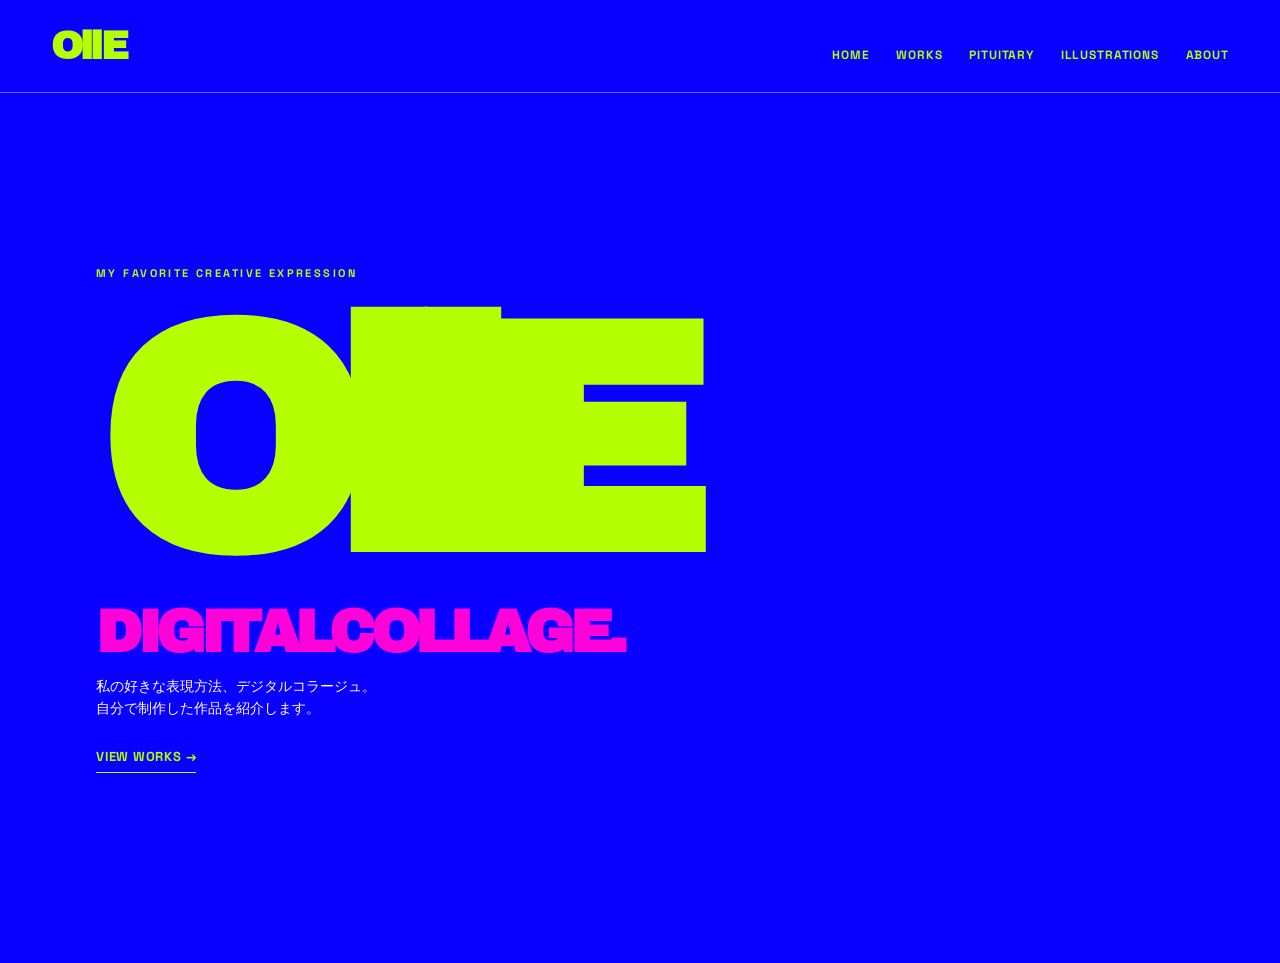
<file: index.html>
<!doctype html><html lang="ja"><head><meta charset="UTF-8"><meta name="viewport" content="width=device-width,initial-scale=1"><title>Digital Collage | Home</title><link rel="stylesheet" href="style.css"></head><body><header><div class="logo">OllE</div><nav><a href="index.html">HOME</a><a href="works.html">WORKS</a><a href="pituitary.html">PITUITARY</a><a href="illustrations.html">ILLUSTRATIONS</a><a href="about.html">ABOUT</a></nav></header><main><section class="hero"><div class="eyebrow">MY FAVORITE CREATIVE EXPRESSION</div><div class="artist-name">OllE</div><h1>DIGITAL<br>COLLAGE.</h1><p class="intro">私の好きな表現方法、デジタルコラージュ。<br>自分で制作した作品を紹介します。</p><a class="action" href="works.html">VIEW WORKS →</a></section></main><script src="site.js" defer></script></body></html>
</file>
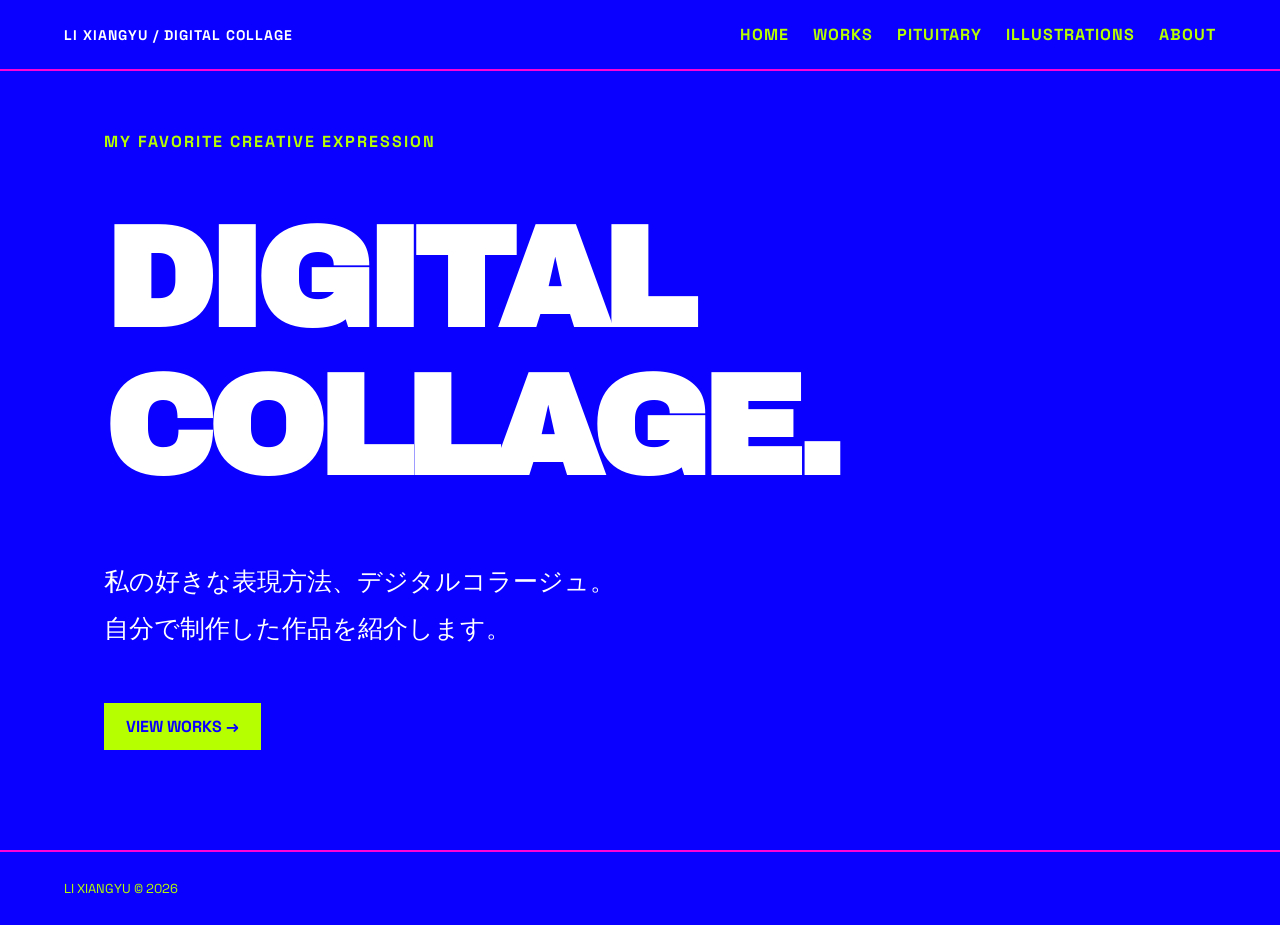
<file: i2624084 LI XIANGYU/index.html>
<!doctype html>
<html lang="ja">
  <head>
    <meta charset="UTF-8" />
    <meta name="viewport" content="width=device-width,initial-scale=1" />
    <title>Digital Collage | Home</title>
    <link rel="stylesheet" href="style.css" />
  </head>
  <body>
    <header>
      <div class="logo">LI XIANGYU / DIGITAL COLLAGE</div>
      <nav>
        <a href="index.html">HOME</a>
        <a href="works.html">WORKS</a>
        <a href="pituitary.html">PITUITARY</a>
        <a href="illustrations.html">ILLUSTRATIONS</a>
        <a href="about.html">ABOUT</a>
      </nav>
    </header>
    <main>
      <section class="hero">
        <div class="eyebrow">MY FAVORITE CREATIVE EXPRESSION</div>
        <h1>
          DIGITAL
          <br />
          COLLAGE.
        </h1>
        <p class="intro">
          私の好きな表現方法、デジタルコラージュ。
          <br />
          自分で制作した作品を紹介します。
        </p>
        <a class="action" href="works.html">VIEW WORKS →</a>
      </section>
    </main>
    <footer>LI XIANGYU © 2026</footer>
  </body>
</html>
</file>
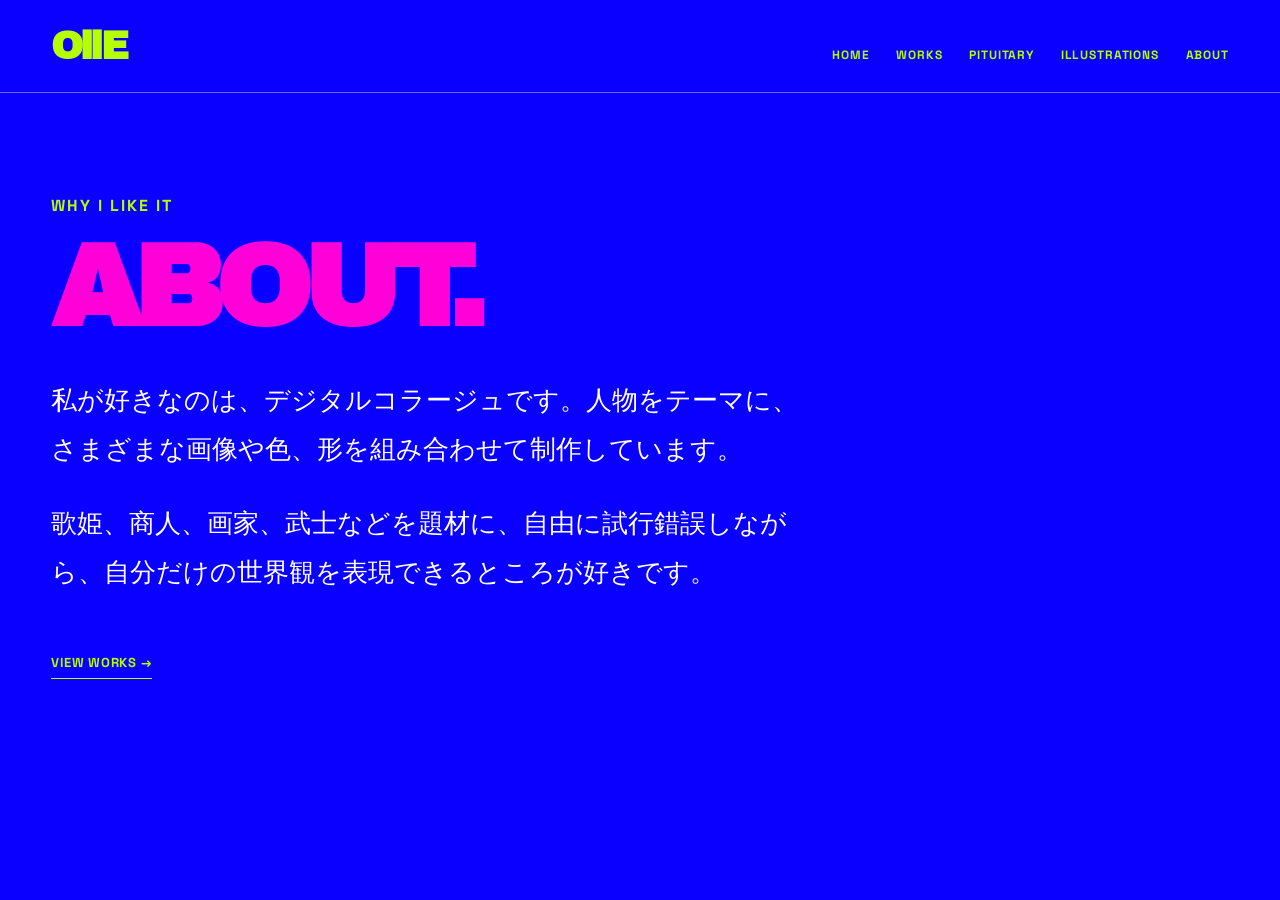
<file: about.html>
<!doctype html><html lang="ja"><head><meta charset="UTF-8"><meta name="viewport" content="width=device-width,initial-scale=1"><title>Digital Collage | About</title><link rel="stylesheet" href="style.css"></head><body><header><div class="logo">OllE</div><nav><a href="index.html">HOME</a><a href="works.html">WORKS</a><a href="pituitary.html">PITUITARY</a><a href="illustrations.html">ILLUSTRATIONS</a><a href="about.html">ABOUT</a></nav></header><main><div class="eyebrow">WHY I LIKE IT</div><h2>ABOUT.</h2><p class="statement">私が好きなのは、デジタルコラージュです。人物をテーマに、さまざまな画像や色、形を組み合わせて制作しています。</p><p class="statement">歌姫、商人、画家、武士などを題材に、自由に試行錯誤しながら、自分だけの世界観を表現できるところが好きです。</p><a class="action" href="works.html">VIEW WORKS →</a></main><script src="site.js" defer></script></body></html>
</file>
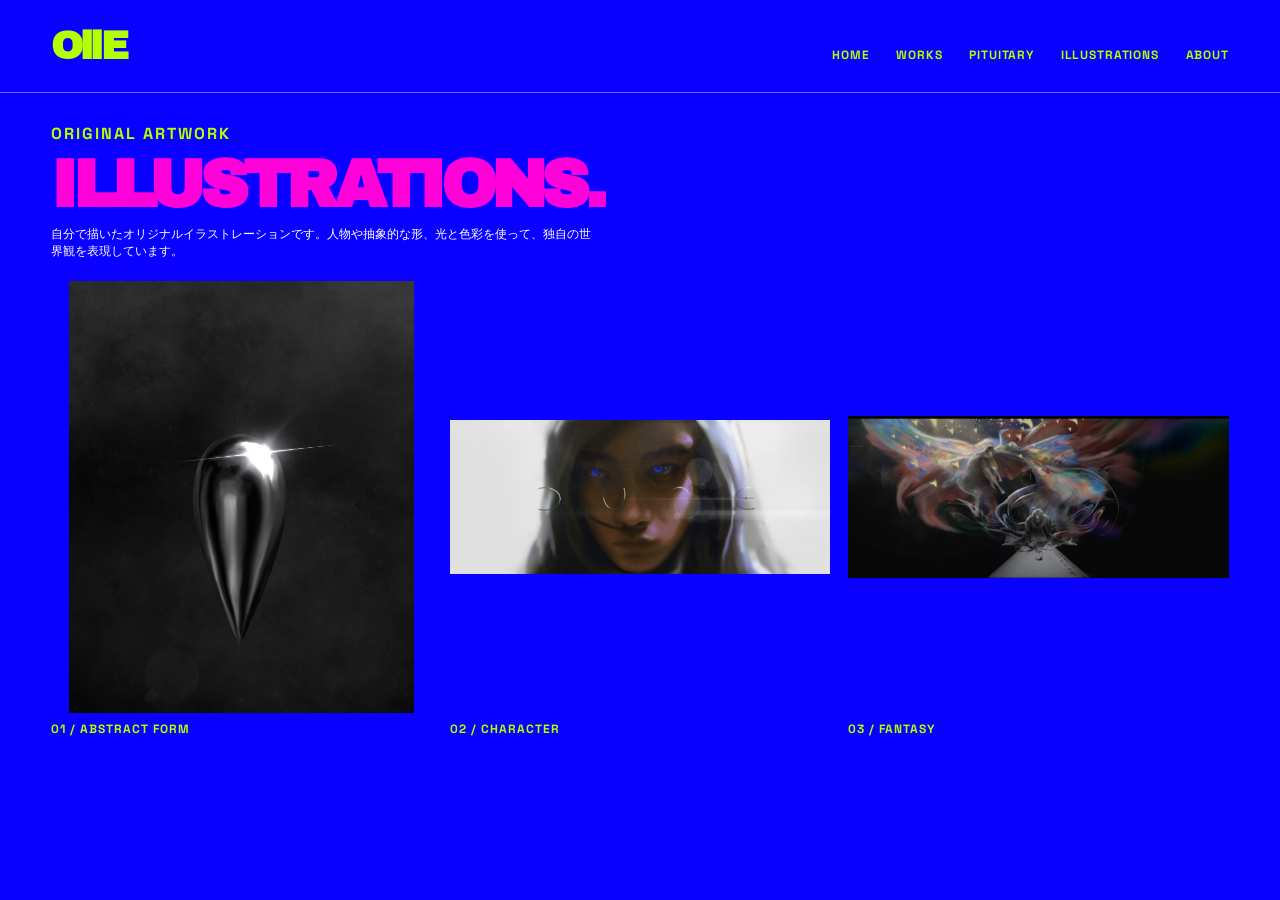
<file: illustrations.html>
<!doctype html><html lang="ja"><head><meta charset="UTF-8"><meta name="viewport" content="width=device-width,initial-scale=1"><title>Digital Collage | Illustrations</title><link rel="stylesheet" href="style.css"></head><body><header><div class="logo">OllE</div><nav><a href="index.html">HOME</a><a href="works.html">WORKS</a><a href="pituitary.html">PITUITARY</a><a href="illustrations.html">ILLUSTRATIONS</a><a href="about.html">ABOUT</a></nav></header><main><div class="eyebrow">ORIGINAL ARTWORK</div><h2>ILLUSTRATIONS.</h2><p>自分で描いたオリジナルイラストレーションです。人物や抽象的な形、光と色彩を使って、独自の世界観を表現しています。</p><div class="illustration-gallery"><figure><img src="illustration1.jpg" alt="黒い背景と光沢のある抽象的な形のイラスト"><figcaption>01 / ABSTRACT FORM</figcaption></figure><figure><img src="illustration2.jpg" alt="青い目の人物を描いたイラスト"><figcaption>02 / CHARACTER</figcaption></figure><figure><img src="illustration3.jpg" alt="幻想的な色彩と人物を描いたイラスト"><figcaption>03 / FANTASY</figcaption></figure></div></main><script src="site.js" defer></script></body></html>
</file>
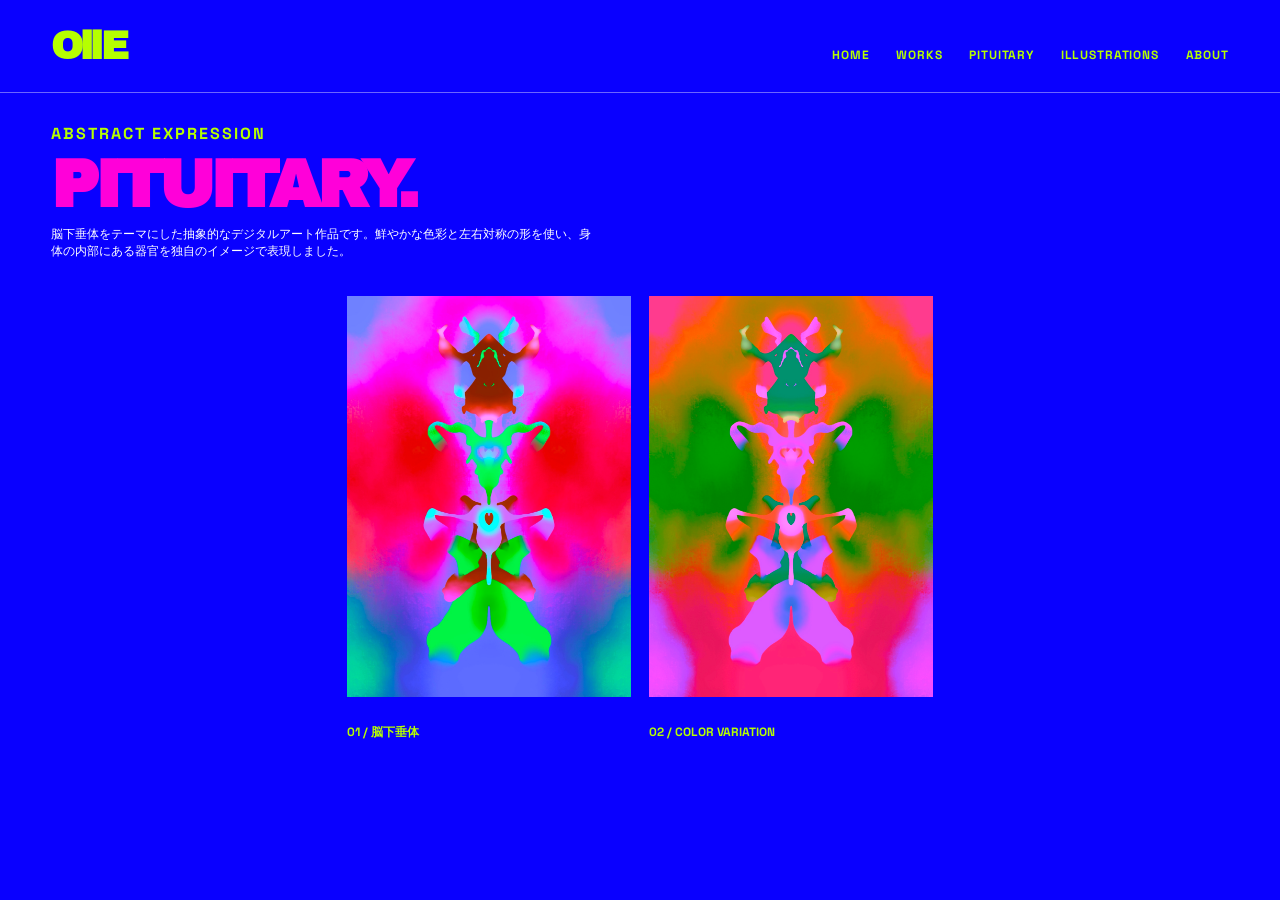
<file: pituitary.html>
<!doctype html><html lang="ja"><head><meta charset="UTF-8"><meta name="viewport" content="width=device-width,initial-scale=1"><title>Digital Collage | Pituitary</title><link rel="stylesheet" href="style.css"></head><body><header><div class="logo">OllE</div><nav><a href="index.html">HOME</a><a href="works.html">WORKS</a><a href="pituitary.html">PITUITARY</a><a href="illustrations.html">ILLUSTRATIONS</a><a href="about.html">ABOUT</a></nav></header><main><div class="eyebrow">ABSTRACT EXPRESSION</div><h2>PITUITARY.</h2><p>脳下垂体をテーマにした抽象的なデジタルアート作品です。鮮やかな色彩と左右対称の形を使い、身体の内部にある器官を独自のイメージで表現しました。</p><div class="gallery"><div class="work"><img src="pituitary1.jpg" alt="脳下垂体をテーマにした抽象作品 01"><p>01 / 脳下垂体</p></div><div class="work"><img src="pituitary2.jpg" alt="脳下垂体をテーマにした抽象作品 02"><p>02 / COLOR VARIATION</p></div></div></main><script src="site.js" defer></script></body></html>
</file>
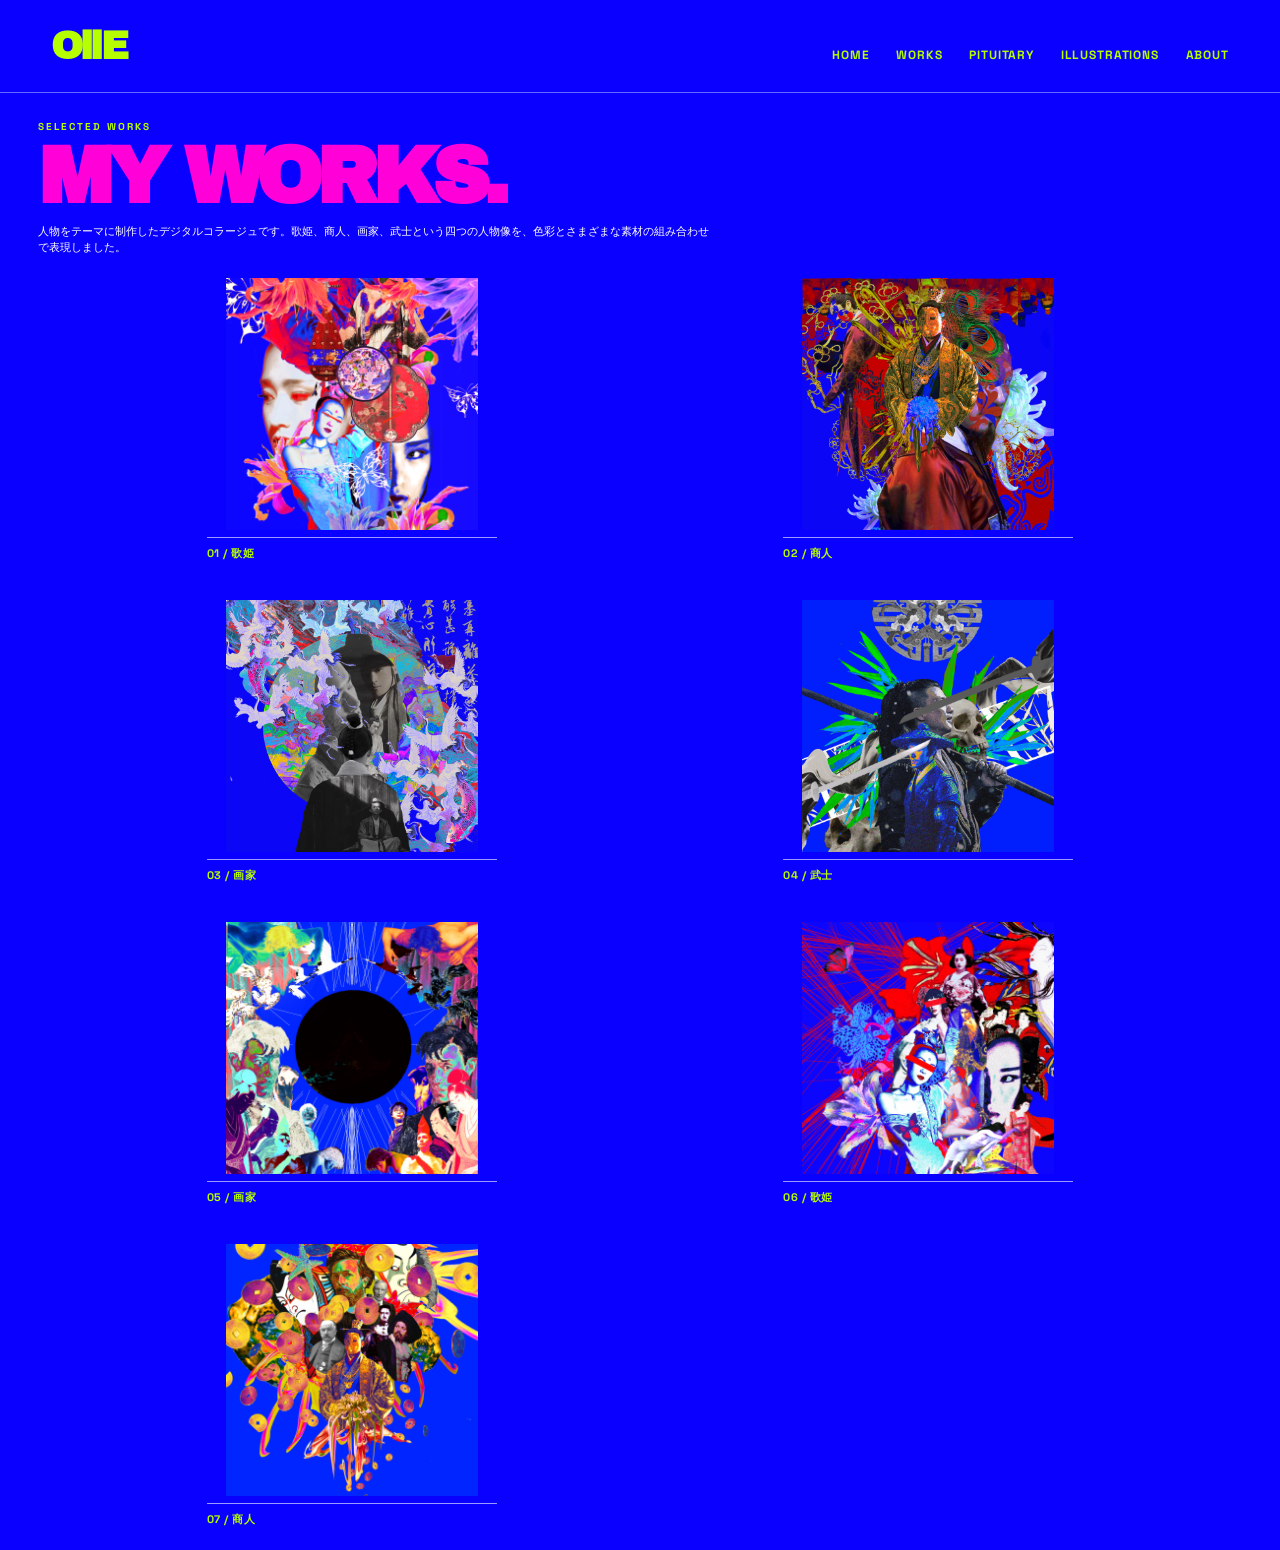
<file: works.html>
<!doctype html><html lang="ja"><head><meta charset="UTF-8"><meta name="viewport" content="width=device-width,initial-scale=1"><title>Digital Collage | Works</title><link rel="stylesheet" href="style.css"></head><body><header><div class="logo">OllE</div><nav><a href="index.html">HOME</a><a href="works.html">WORKS</a><a href="pituitary.html">PITUITARY</a><a href="illustrations.html">ILLUSTRATIONS</a><a href="about.html">ABOUT</a></nav></header><main><div class="eyebrow">SELECTED WORKS</div><h2>MY WORKS.</h2><p>人物をテーマに制作したデジタルコラージュです。歌姫、商人、画家、武士という四つの人物像を、色彩とさまざまな素材の組み合わせで表現しました。</p><div class="gallery"><div class="work"><img src="work1.jpg" alt="デジタルコラージュ作品 01"><p>01 / 歌姫</p></div><div class="work"><img src="work2.jpg" alt="デジタルコラージュ作品 02"><p>02 / 商人</p></div><div class="work"><img src="work3.jpg" alt="画家をテーマにした人物コラージュ"><p>03 / 画家</p></div><div class="work"><img src="work4.jpg" alt="武士をテーマにした人物コラージュ"><p>04 / 武士</p></div><div class="work"><img src="work5_painter.jpg" alt="画家をテーマにしたデジタルコラージュ"><p>05 / 画家</p></div><div class="work"><img src="work6_singer.jpg" alt="歌姫をテーマにしたデジタルコラージュ"><p>06 / 歌姫</p></div><div class="work"><img src="work7_merchant.jpg" alt="商人をテーマにしたデジタルコラージュ"><p>07 / 商人</p></div></div></main><script src="site.js" defer></script></body></html>
</file>
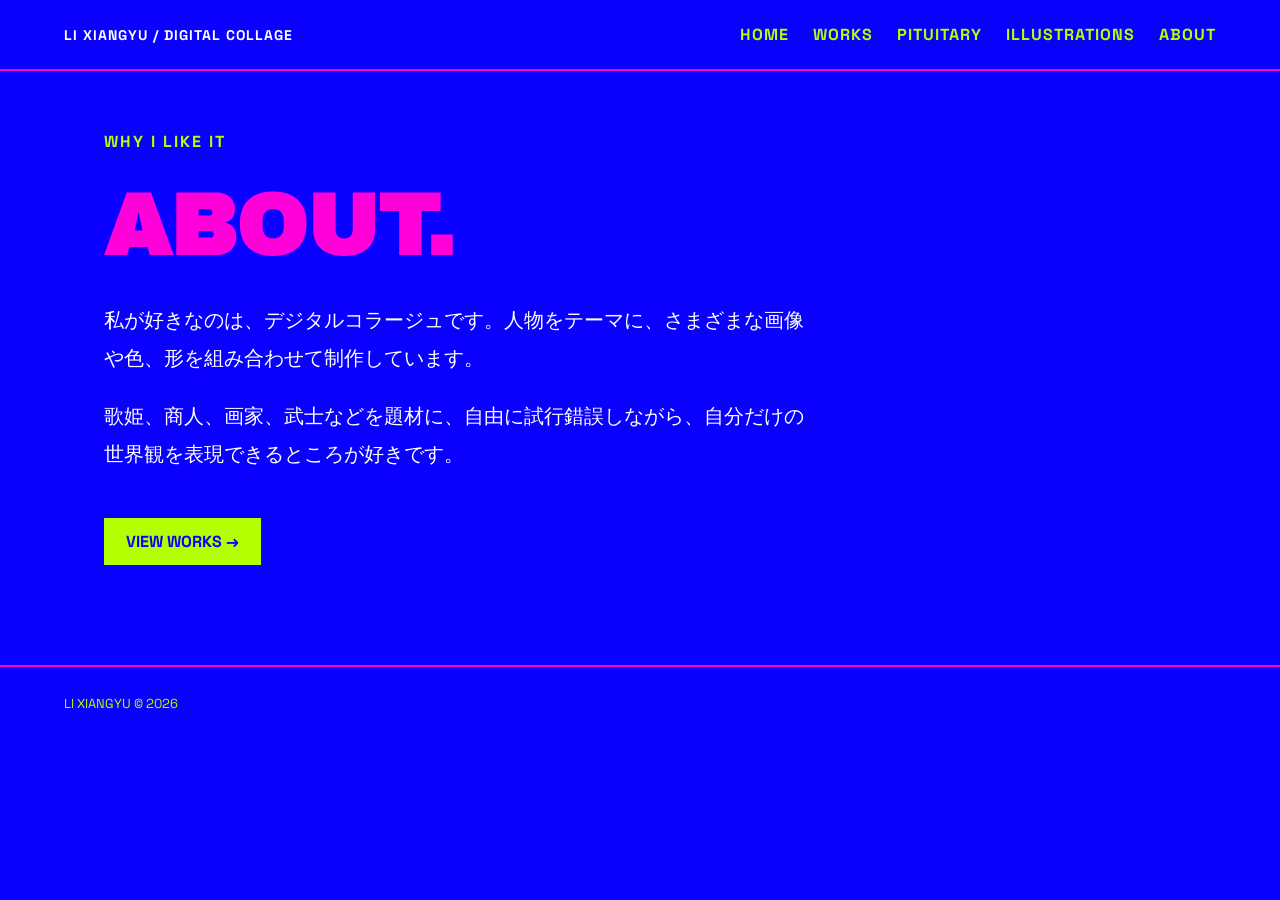
<file: i2624084 LI XIANGYU/about.html>
<!doctype html>
<html lang="ja">
  <head>
    <meta charset="UTF-8" />
    <meta name="viewport" content="width=device-width,initial-scale=1" />
    <title>Digital Collage | About</title>
    <link rel="stylesheet" href="style.css" />
  </head>
  <body>
    <header>
      <div class="logo">LI XIANGYU / DIGITAL COLLAGE</div>
      <nav>
        <a href="index.html">HOME</a>
        <a href="works.html">WORKS</a>
        <a href="pituitary.html">PITUITARY</a>
        <a href="illustrations.html">ILLUSTRATIONS</a>
        <a href="about.html">ABOUT</a>
      </nav>
    </header>
    <main>
      <div class="eyebrow">WHY I LIKE IT</div>
      <h2>ABOUT.</h2>
      <p class="statement">
        私が好きなのは、デジタルコラージュです。人物をテーマに、さまざまな画像や色、形を組み合わせて制作しています。
      </p>
      <p class="statement">
        歌姫、商人、画家、武士などを題材に、自由に試行錯誤しながら、自分だけの世界観を表現できるところが好きです。
      </p>
      <a class="action" href="works.html">VIEW WORKS →</a>
    </main>
    <footer>LI XIANGYU © 2026</footer>
  </body>
</html>
</file>
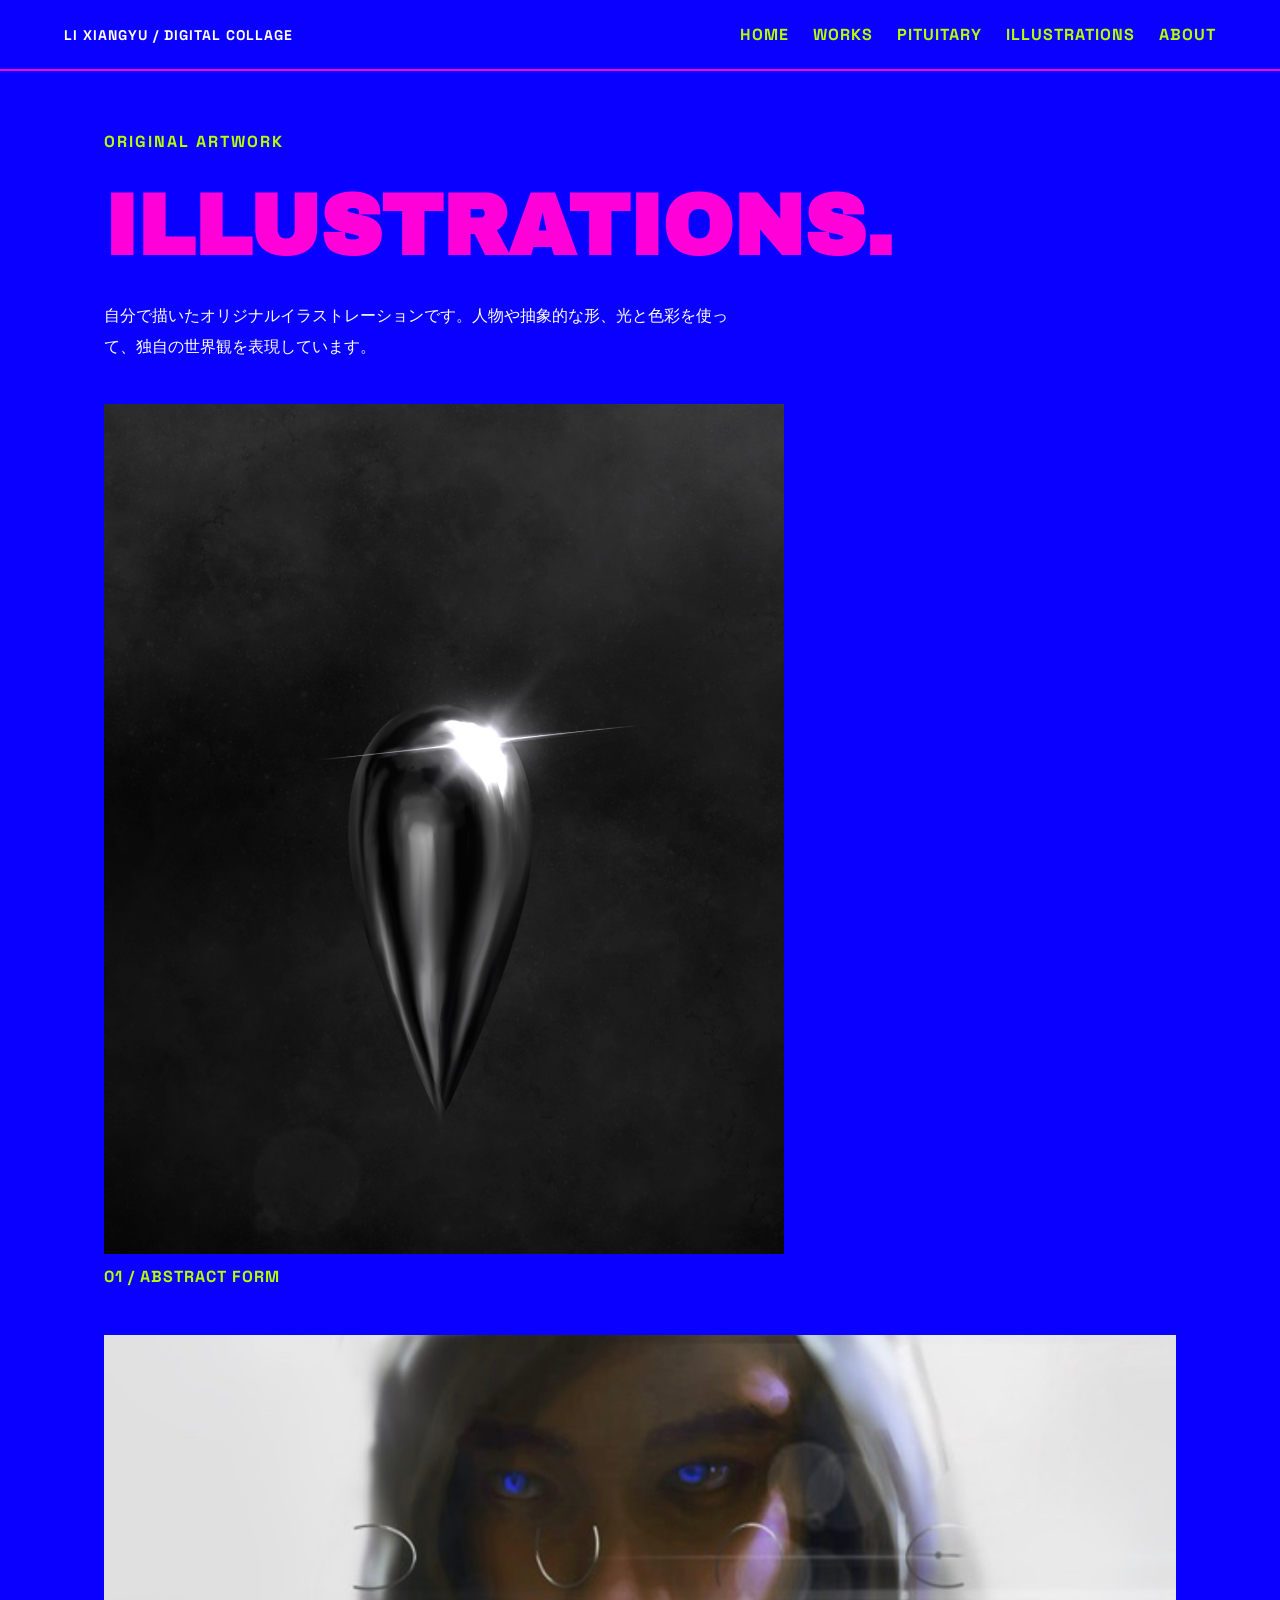
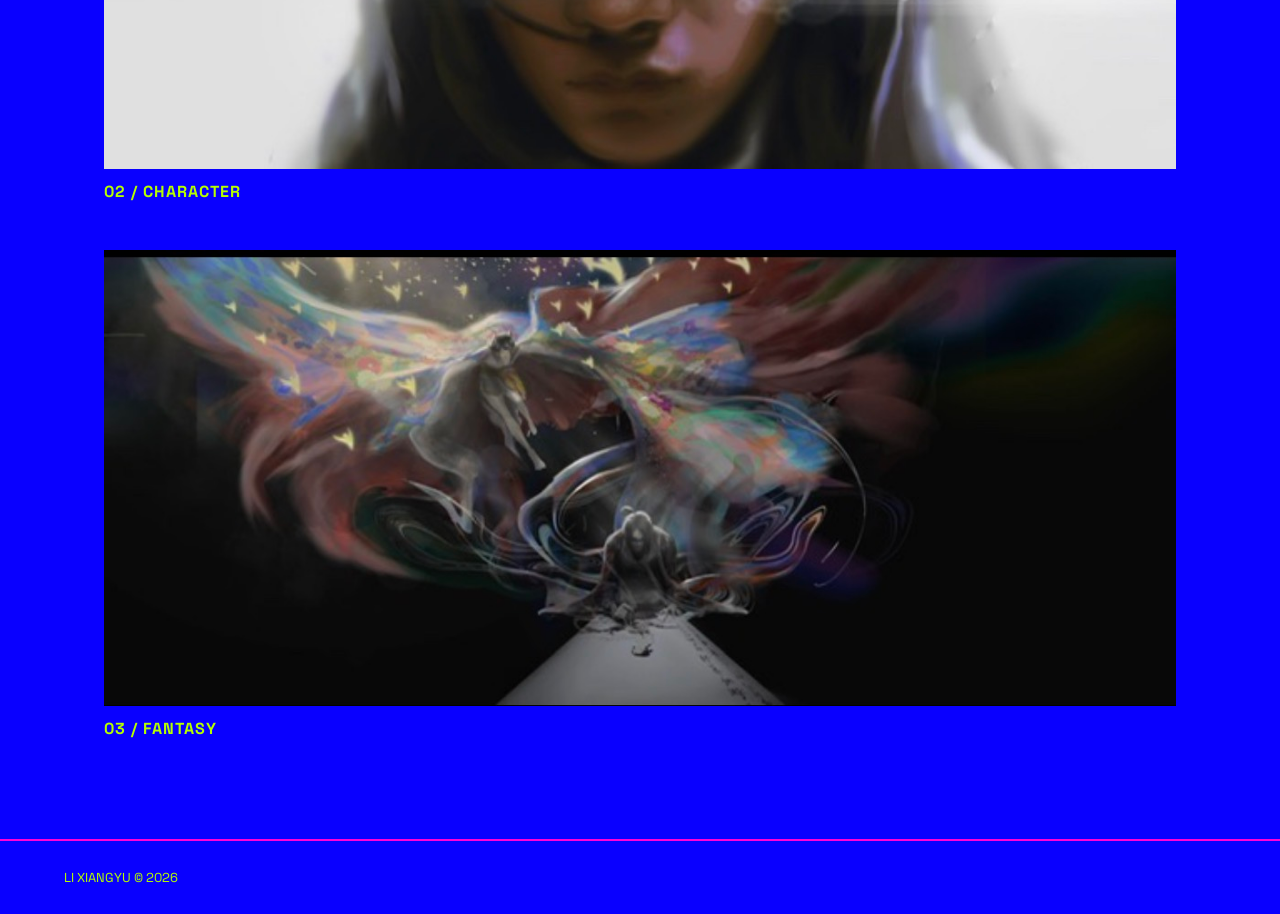
<file: i2624084 LI XIANGYU/illustrations.html>
<!doctype html>
<html lang="ja">
  <head>
    <meta charset="UTF-8" />
    <meta name="viewport" content="width=device-width,initial-scale=1" />
    <title>Digital Collage | Illustrations</title>
    <link rel="stylesheet" href="style.css" />
  </head>
  <body>
    <header>
      <div class="logo">LI XIANGYU / DIGITAL COLLAGE</div>
      <nav>
        <a href="index.html">HOME</a>
        <a href="works.html">WORKS</a>
        <a href="pituitary.html">PITUITARY</a>
        <a href="illustrations.html">ILLUSTRATIONS</a>
        <a href="about.html">ABOUT</a>
      </nav>
    </header>
    <main>
      <div class="eyebrow">ORIGINAL ARTWORK</div>
      <h2>ILLUSTRATIONS.</h2>
      <p>
        自分で描いたオリジナルイラストレーションです。人物や抽象的な形、光と色彩を使って、独自の世界観を表現しています。
      </p>
      <div class="illustration-gallery">
        <figure>
          <img src="illustration1.jpg" alt="黒い背景と光沢のある抽象的な形のイラスト" />
          <figcaption>01 / ABSTRACT FORM</figcaption>
        </figure>
        <figure>
          <img src="illustration2.jpg" alt="青い目の人物を描いたイラスト" />
          <figcaption>02 / CHARACTER</figcaption>
        </figure>
        <figure>
          <img src="illustration3.jpg" alt="幻想的な色彩と人物を描いたイラスト" />
          <figcaption>03 / FANTASY</figcaption>
        </figure>
      </div>
    </main>
    <footer>LI XIANGYU © 2026</footer>
  </body>
</html>
</file>
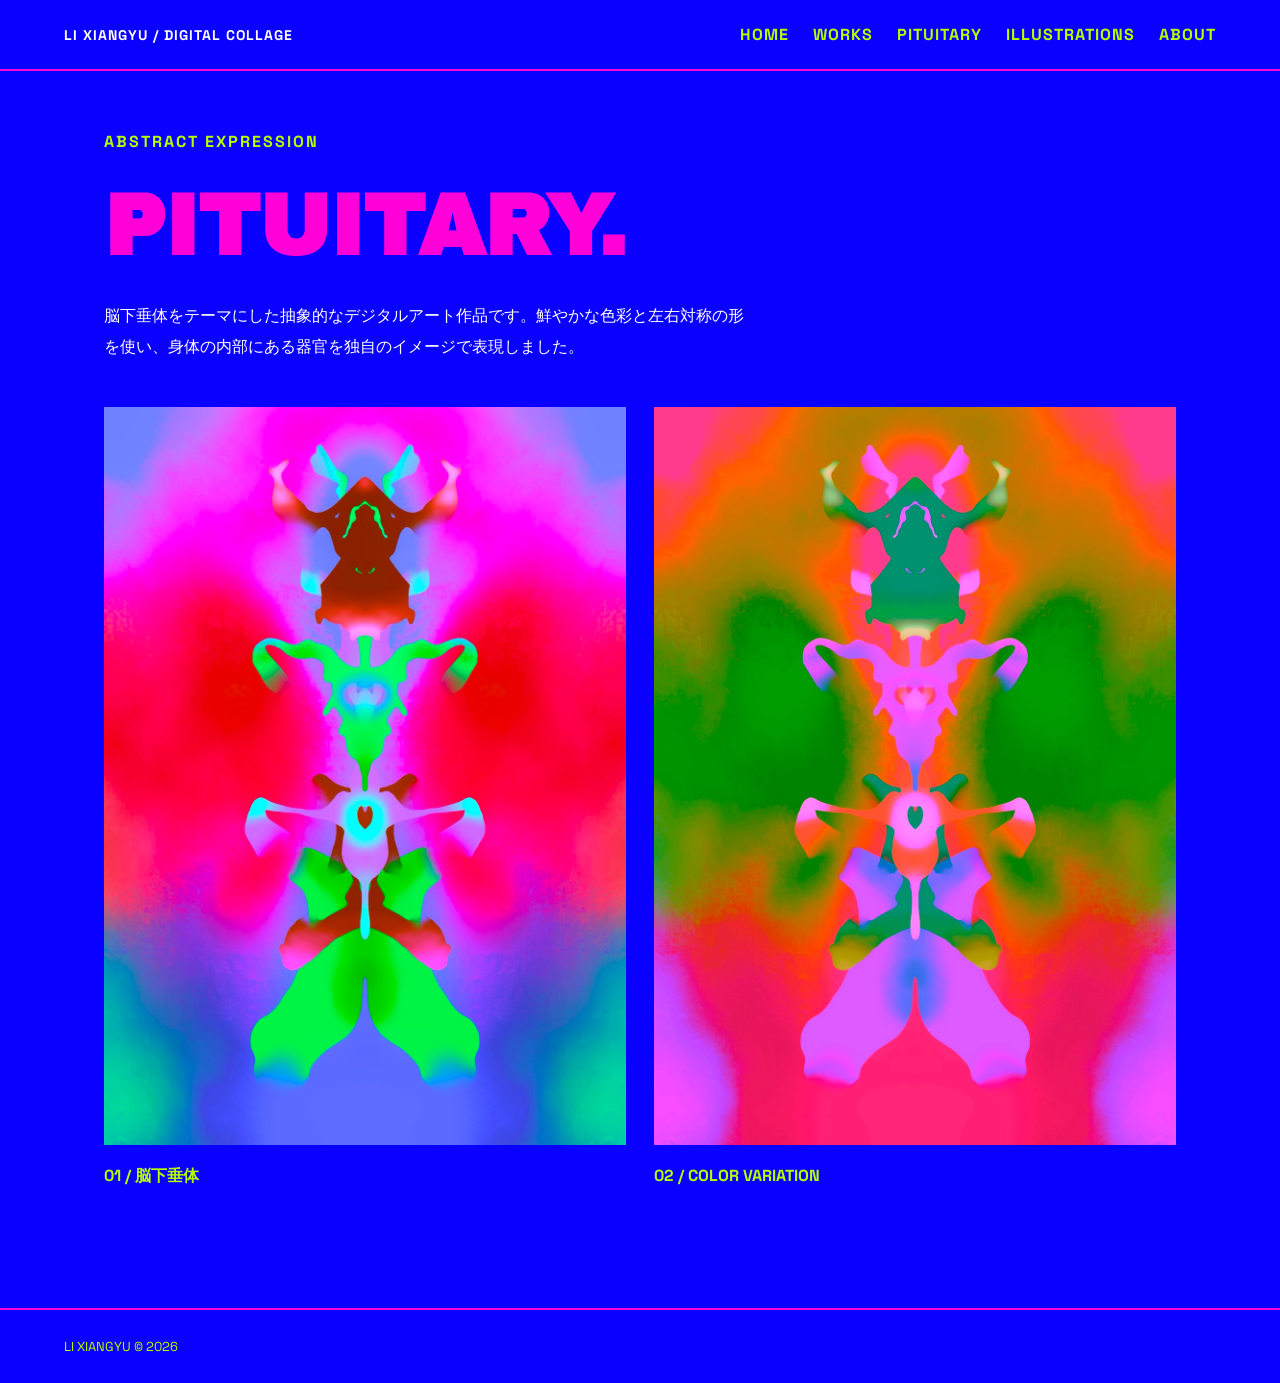
<file: i2624084 LI XIANGYU/pituitary.html>
<!doctype html>
<html lang="ja">
  <head>
    <meta charset="UTF-8" />
    <meta name="viewport" content="width=device-width,initial-scale=1" />
    <title>Digital Collage | Pituitary</title>
    <link rel="stylesheet" href="style.css" />
  </head>
  <body>
    <header>
      <div class="logo">LI XIANGYU / DIGITAL COLLAGE</div>
      <nav>
        <a href="index.html">HOME</a>
        <a href="works.html">WORKS</a>
        <a href="pituitary.html">PITUITARY</a>
        <a href="illustrations.html">ILLUSTRATIONS</a>
        <a href="about.html">ABOUT</a>
      </nav>
    </header>
    <main>
      <div class="eyebrow">ABSTRACT EXPRESSION</div>
      <h2>PITUITARY.</h2>
      <p>
        脳下垂体をテーマにした抽象的なデジタルアート作品です。鮮やかな色彩と左右対称の形を使い、身体の内部にある器官を独自のイメージで表現しました。
      </p>
      <div class="gallery">
        <div class="work">
          <img src="pituitary1.jpg" alt="脳下垂体をテーマにした抽象作品 01" />
          <p>01 / 脳下垂体</p>
        </div>
        <div class="work">
          <img src="pituitary2.jpg" alt="脳下垂体をテーマにした抽象作品 02" />
          <p>02 / COLOR VARIATION</p>
        </div>
      </div>
    </main>
    <footer>LI XIANGYU © 2026</footer>
  </body>
</html>
</file>
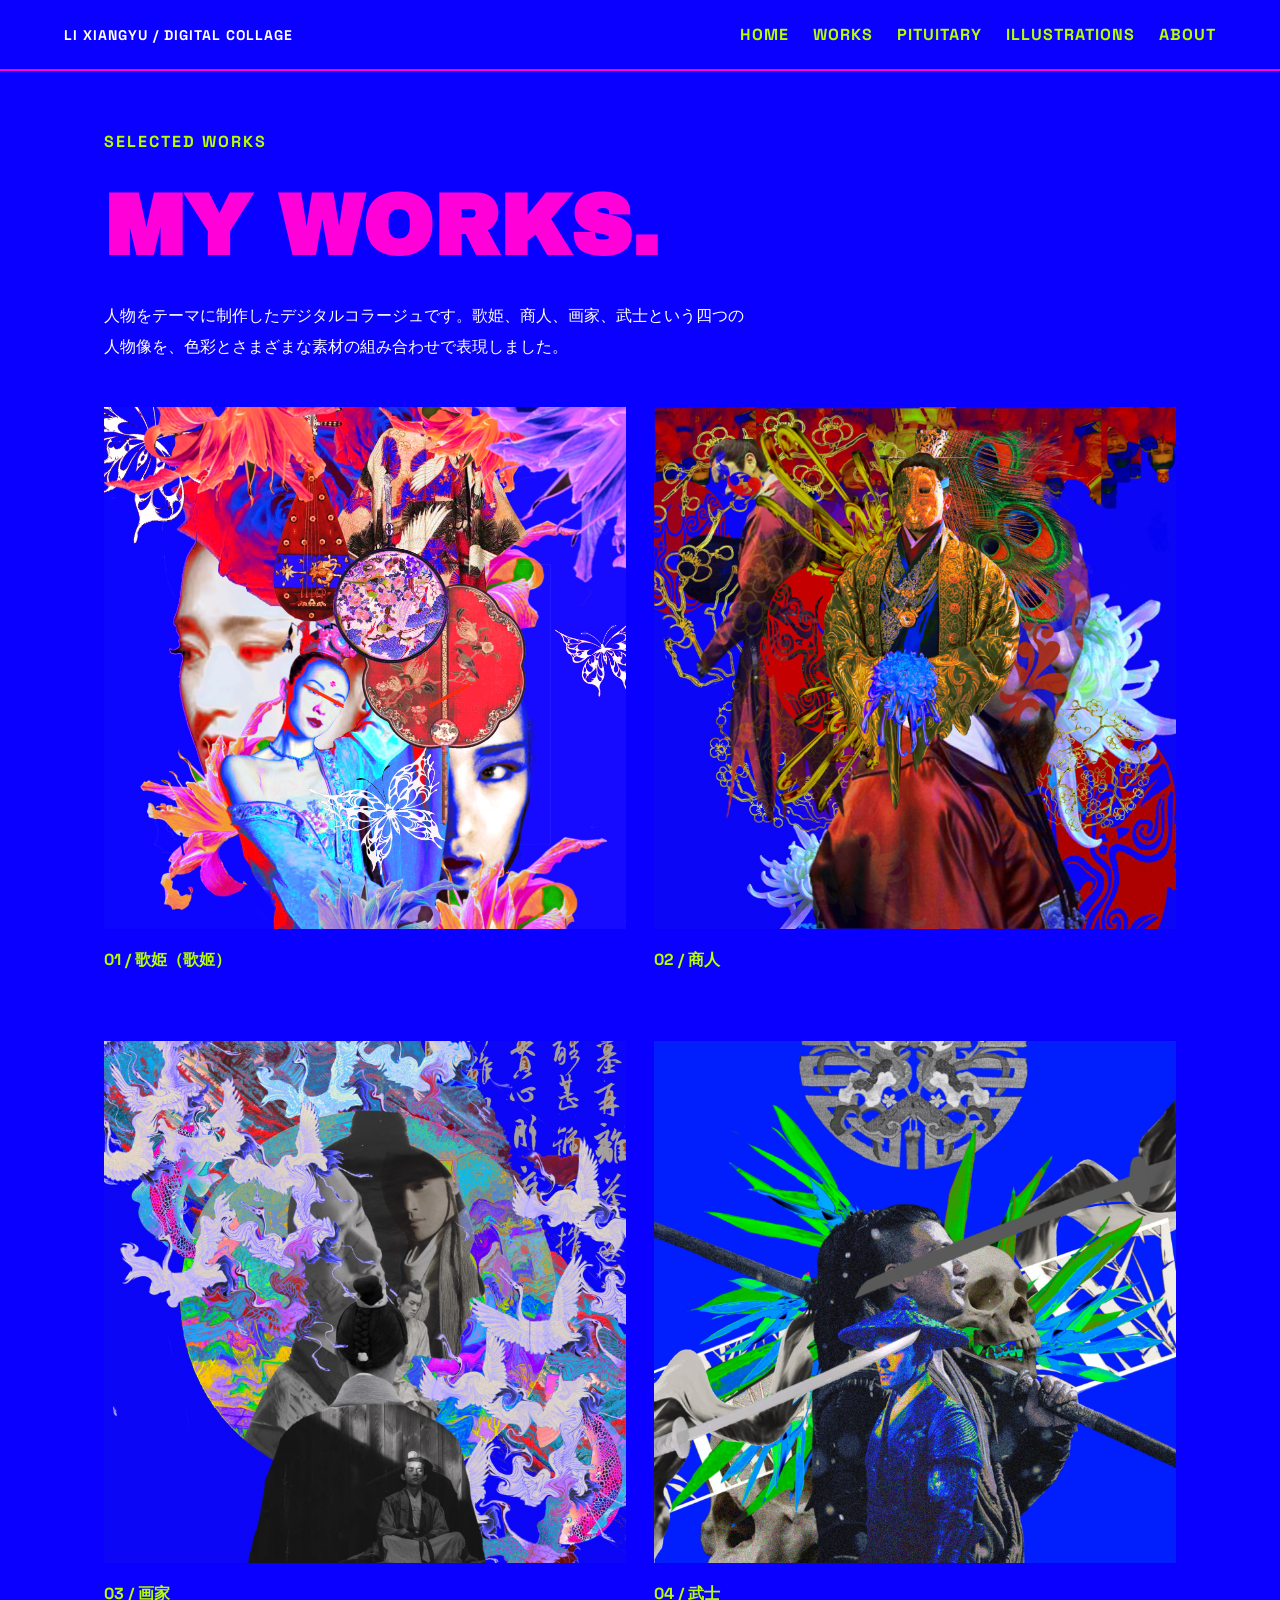
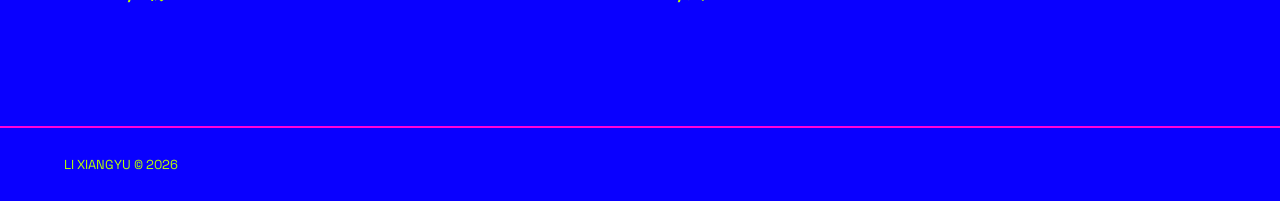
<file: i2624084 LI XIANGYU/works.html>
<!doctype html>
<html lang="ja">
  <head>
    <meta charset="UTF-8" />
    <meta name="viewport" content="width=device-width,initial-scale=1" />
    <title>Digital Collage | Works</title>
    <link rel="stylesheet" href="style.css" />
  </head>
  <body>
    <header>
      <div class="logo">LI XIANGYU / DIGITAL COLLAGE</div>
      <nav>
        <a href="index.html">HOME</a>
        <a href="works.html">WORKS</a>
        <a href="pituitary.html">PITUITARY</a>
        <a href="illustrations.html">ILLUSTRATIONS</a>
        <a href="about.html">ABOUT</a>
      </nav>
    </header>
    <main>
      <div class="eyebrow">SELECTED WORKS</div>
      <h2>MY WORKS.</h2>
      <p>
        人物をテーマに制作したデジタルコラージュです。歌姫、商人、画家、武士という四つの人物像を、色彩とさまざまな素材の組み合わせで表現しました。
      </p>
      <div class="gallery">
        <div class="work">
          <img src="work1.jpg" alt="デジタルコラージュ作品 01" />
          <p>01 / 歌姫（歌姬）</p>
        </div>
        <div class="work">
          <img src="work2.jpg" alt="デジタルコラージュ作品 02" />
          <p>02 / 商人</p>
        </div>
        <div class="work">
          <img src="work3.jpg" alt="画家をテーマにした人物コラージュ" />
          <p>03 / 画家</p>
        </div>
        <div class="work">
          <img src="work4.jpg" alt="武士をテーマにした人物コラージュ" />
          <p>04 / 武士</p>
        </div>
      </div>
    </main>
    <footer>LI XIANGYU © 2026</footer>
  </body>
</html>
</file>
<file: style.css>
@import url('https://fonts.googleapis.com/css2?family=Archivo+Black&family=Space+Grotesk:wght@400;500;700&display=swap');
*{box-sizing:border-box}html{scroll-behavior:smooth}body{margin:0;background:#0900ff;color:#fff;font-family:'Space Grotesk',Arial,sans-serif}header{padding:24px 5%;display:flex;align-items:center;justify-content:space-between;gap:20px;border-bottom:2px solid #ff00d9}header .logo{font-size:14px;font-weight:700;letter-spacing:1px}nav{display:flex;gap:24px}nav a{color:#b6ff00;text-decoration:none;font-weight:700;letter-spacing:1px}nav a:hover{text-decoration:underline}main{max-width:1200px;margin:auto;padding:60px 5% 100px}h1,h2{font-family:'Archivo Black',Impact,sans-serif;line-height:1.05;text-transform:uppercase}h1{font-size:clamp(55px,11vw,150px);letter-spacing:-.05em;margin:55px 0 30px}h2{font-size:clamp(42px,7vw,85px);color:#ff00d9;margin:30px 0}p{line-height:1.9;max-width:650px}.eyebrow{color:#b6ff00;font-weight:700;letter-spacing:2px}.hero{min-height:68vh;display:flex;flex-direction:column;justify-content:center}.hero .intro{font-size:clamp(18px,2vw,25px)}.action{display:inline-block;align-self:flex-start;color:#0900ff;background:#b6ff00;text-decoration:none;font-weight:700;padding:13px 22px;margin-top:25px}.gallery{display:grid;grid-template-columns:repeat(2,minmax(0,1fr));gap:50px 28px;margin-top:45px}.work img{display:block;width:100%;height:auto;background:#fff;min-height:160px;object-fit:contain}.work p{color:#b6ff00;font-weight:700}.statement{max-width:700px;font-size:20px}.small-note{font-size:14px;color:#b6ff00}footer{border-top:2px solid #ff00d9;padding:28px 5%;color:#b6ff00;font-size:13px}@media(max-width:700px){header{flex-direction:column;align-items:flex-start}nav{gap:17px}main{padding-top:35px}.gallery{grid-template-columns:1fr}h1{margin-top:30px}}

@media(max-width:700px){nav{flex-wrap:wrap;row-gap:10px}}

.illustration-gallery{display:grid;grid-template-columns:1fr;gap:48px;margin-top:42px}.illustration-gallery figure{margin:0}.illustration-gallery img{display:block;max-width:100%;width:auto;max-height:850px;height:auto;object-fit:contain}.illustration-gallery figcaption{color:#b6ff00;font-weight:700;margin-top:12px;letter-spacing:1px}

.artist-name { font-size:clamp(3.8rem, 11vw, 9rem); font-weight:900; line-height:1; letter-spacing:-.075em; color:#b6ff00; margin: .2em 0 .25em; }

/* Red-negative page transition: 0.6s total, 80% tint, eased fade-out. */
.page-flash { position:fixed; inset:0; z-index:99999; background:rgba(255,0,0,.8); backdrop-filter:invert(1) grayscale(1) contrast(1.55); -webkit-backdrop-filter:invert(1) grayscale(1) contrast(1.55); pointer-events:none; opacity:0; }
.page-flash.is-flashing { animation:page-red-flash .6s both; }
@keyframes page-red-flash {
  0% { opacity:0; animation-timing-function:cubic-bezier(.2,.75,.35,1); }
  14% { opacity:1; animation-timing-function:cubic-bezier(.12,.7,.16,1); }
  24% { opacity:1; animation-timing-function:cubic-bezier(.12,.7,.16,1); }
  100% { opacity:0; }
}
@media(prefers-reduced-motion:reduce) { .page-flash.is-flashing { animation:none; } }

/* Avant-garde minimal layout: spacious, typographic, gallery-first */
header { border-bottom:1px solid rgba(255,255,255,.4); padding:25px 4%; align-items:baseline; }
header .logo { font-family:'Archivo Black',Impact,sans-serif; font-size:clamp(25px,3vw,42px); letter-spacing:-.075em; color:#b6ff00; }
nav { gap:clamp(12px,2.1vw,32px); }
nav a { font-size:12px; letter-spacing:.07em; }
nav a:hover,nav a:focus-visible { color:#fff; text-decoration:none; }
main { max-width:none; padding:clamp(55px,8vw,120px) 4% 120px; }
.hero { min-height:70vh; justify-content:center; position:relative; }
.hero .eyebrow { font-size:11px; letter-spacing:.22em; }
.hero .artist-name { font-family:'Archivo Black',Impact,sans-serif; font-size:clamp(100px,22vw,340px); letter-spacing:-.095em; line-height:.85; margin:.18em 0 .1em; }
.hero h1 { font-size:clamp(24px,3.5vw,56px); letter-spacing:-.055em; margin:30px 0 14px; color:#ff00d9; line-height:1; }
.hero h1 br { display:none; }
.hero .intro { font-size:14px; line-height:1.8; max-width:450px; }
.action { margin-top:32px; background:transparent; color:#b6ff00; padding:0 0 7px; border-bottom:1px solid #b6ff00; font-size:13px; letter-spacing:.06em; }
.action:hover { color:#fff; border-color:#fff; }
h2 { font-size:clamp(54px,9vw,140px); line-height:.9; letter-spacing:-.07em; margin:20px 0 36px; }
main > p { font-size:14px; max-width:540px; }
.gallery { gap:85px 22px; margin-top:80px; }
.work img { min-height:0; background:transparent; }
.work p { font-size:12px; letter-spacing:.12em; margin-top:15px; }
.illustration-gallery { margin-top:75px; gap:75px; }
.illustration-gallery figcaption { font-size:12px; letter-spacing:.13em; }
.statement { font-size:clamp(18px,2vw,26px); max-width:750px; }
@media(max-width:700px) {
  header { padding:20px 5%; gap:20px; }
  nav { gap:13px; }
  nav a { font-size:10px; }
  main { padding:55px 5% 90px; }
  .hero { min-height:65vh; }
  .hero .artist-name { font-size:clamp(90px,24vw,170px); }
  .gallery { grid-template-columns:1fr; gap:52px; margin-top:50px; }
}

/* Revision: larger, tighter home typography; subtly centered composition */
.hero { width:min(100%, 1180px); margin-inline:auto; padding-left:clamp(12px,3.5vw,65px); min-height:72vh; }
.hero .artist-name { font-size:clamp(120px,25vw,380px); line-height:.77; letter-spacing:-.105em; margin:.13em 0 .07em; }
.hero h1 { font-size:clamp(31px,4.6vw,72px); line-height:.91; letter-spacing:-.075em; margin:15px 0 12px; }
.hero .intro { margin:5px 0; line-height:1.55; }
.hero .action { margin-top:23px; }
/* Restore the original artwork arrangement and spacing */
.gallery { grid-template-columns:repeat(2,minmax(0,1fr)); gap:50px 28px; margin-top:45px; }
.work img { min-height:160px; background:#fff; }
.work p { font-size:inherit; letter-spacing:normal; margin-top:1em; }
.illustration-gallery { gap:48px; margin-top:42px; }
.illustration-gallery figcaption { letter-spacing:1px; }
@media(max-width:700px) {
 .hero { padding-left:clamp(4px,2vw,16px); min-height:67vh; }
 .hero .artist-name { font-size:clamp(105px,27vw,195px); }
 .hero h1 { font-size:clamp(30px,7vw,50px); }
 .gallery { grid-template-columns:1fr; gap:50px 28px; margin-top:45px; }
}

/* Compact exhibition view: see the whole series without scrolling on desktop */
@media (min-width: 900px) {
  main:has(.gallery), main:has(.illustration-gallery) { padding-top: 30px; padding-bottom: 35px; }
  main:has(.gallery) h2, main:has(.illustration-gallery) h2 { font-size:clamp(38px,5.2vw,72px); margin:12px 0 10px; }
  main:has(.gallery) > p, main:has(.illustration-gallery) > p { font-size:12px; line-height:1.45; margin:8px 0; }
  .gallery { grid-template-columns:repeat(4,minmax(0,1fr)); gap:14px; margin-top:20px; }
  .gallery .work img { height:min(48vh,460px); width:100%; min-height:0; object-fit:contain; background:transparent; }
  .gallery .work p { font-size:12px; margin:8px 0 0; }
  .illustration-gallery { grid-template-columns:repeat(3,minmax(0,1fr)); gap:18px; margin-top:20px; }
  .illustration-gallery img { width:100%; height:min(48vh,460px); max-height:none; object-fit:contain; }
  .illustration-gallery figcaption { font-size:12px; margin-top:8px; }
}
@media (min-width: 700px) and (max-width:899px) {
  .gallery { grid-template-columns:repeat(2,minmax(0,1fr)); gap:25px; }
  .gallery .work img { max-height:40vh; object-fit:contain; }
  .illustration-gallery { grid-template-columns:repeat(2,minmax(0,1fr)); gap:25px; }
  .illustration-gallery img { max-height:45vh; }
}

/* Center the second artwork series (PITUITARY), keep its compact image size. */
@media (min-width:900px) {
  main:has(img[src="pituitary1.jpg"]) .gallery {
    display:flex;
    justify-content:center;
    align-items:flex-start;
    gap:18px;
  }
  main:has(img[src="pituitary1.jpg"]) .gallery .work {
    flex:0 1 calc((100% - 42px)/4);
    min-width:0;
  }
}
/* Click any artwork to view full-size without cropping. */
.gallery img, .illustration-gallery img { cursor:zoom-in; }
.art-lightbox {
  position:fixed; inset:0; z-index:100000; display:flex;
  align-items:center; justify-content:center;
  padding:clamp(16px,4vw,55px);
  background:rgba(5,0,28,.94);
  opacity:0; visibility:hidden;
  transition:opacity .22s ease,visibility .22s;
}
.art-lightbox.open { opacity:1; visibility:visible; }
.art-lightbox img { display:block; max-width:95vw; max-height:88vh; width:auto; height:auto; object-fit:contain; }
.art-lightbox button {
  position:absolute; top:16px; right:20px; color:#b6ff00;
  background:none; border:0; font-size:34px; cursor:pointer; line-height:1;
}
.art-lightbox .lightbox-caption {
  position:absolute; bottom:12px; left:20px; right:20px;
  color:#fff; text-align:center; font-size:12px; letter-spacing:.08em;
}
body.lightbox-open { overflow:hidden; }
@media(prefers-reduced-motion:reduce){.art-lightbox{transition:none}}

/* WORKS only: four complete artworks as one confident exhibition composition.
   No new content, no cropping, no changes to PITUITARY or ILLUSTRATIONS. */
@media (min-width:900px) {
  main:has(img[src="work1.jpg"]) {
    padding:clamp(22px,3vh,42px) clamp(26px,3vw,52px) 20px;
    min-height:calc(100svh - 85px);
    display:flex;
    flex-direction:column;
  }
  main:has(img[src="work1.jpg"]) .eyebrow {font-size:10px;letter-spacing:.2em}
  main:has(img[src="work1.jpg"]) h2 {font-size:clamp(52px,6.2vw,105px);line-height:.88;letter-spacing:-.075em;margin:9px 0 12px}
  main:has(img[src="work1.jpg"]) > p {font-size:11px;line-height:1.45;margin:0;max-width:680px}
  main:has(img[src="work1.jpg"]) .gallery {
    flex:0 0 auto; display:grid; grid-template-columns:repeat(4,minmax(0,1fr));
    gap:clamp(12px,1.8vw,34px);
    width:92%; align-items:start;
    margin:clamp(14px,3vh,32px) auto 0;
  }
  main:has(img[src="work1.jpg"]) .gallery .work {
    min-width:0; display:flex; flex-direction:column; align-items:stretch;
  }
  main:has(img[src="work1.jpg"]) .gallery .work img {
    width:100%;height:min(49vh,520px);max-height:calc(100svh - 255px);
    min-height:0;object-fit:contain;object-position:center bottom;
    background:transparent;
  }
  main:has(img[src="work1.jpg"]) .gallery .work p {
    width:100%;margin:12px 0 0;padding-top:9px;
    border-top:1px solid rgba(255,255,255,.6);
    color:#b6ff00;font-size:11px;font-weight:700;letter-spacing:.045em;
  }
}
@media(min-width:700px) and (max-width:899px) {
 main:has(img[src="work1.jpg"]) .gallery .work img {height:40vh;max-height:420px;object-fit:contain}
}

/* WORKS: two balanced columns, four complete images, more breathing room. */
@media (min-width:900px) {
 main:has(img[src="work1.jpg"]) {min-height:0;padding-top:clamp(20px,3vh,35px);}
 main:has(img[src="work1.jpg"]) .gallery {
   display:grid;grid-template-columns:repeat(2,minmax(0,1fr));
   width:min(88%,1000px);gap:clamp(22px,4vh,42px) clamp(80px,12vw,200px);
   margin:clamp(15px,2.5vh,25px) auto 0;align-items:start;
 }
 main:has(img[src="work1.jpg"]) .gallery .work {width:100%;min-width:0;align-items:center;}
 main:has(img[src="work1.jpg"]) .gallery .work img {
   display:block;width:100%;max-width:290px;height:min(28vh,290px);
   max-height:none;min-height:0;object-fit:contain;object-position:center center;
 }
 main:has(img[src="work1.jpg"]) .gallery .work p {
   width:min(100%,290px);margin:7px 0 0;padding-top:5px;
 }
}
@media (min-width:700px) and (max-width:899px) {
 main:has(img[src="work1.jpg"]) .gallery {grid-template-columns:repeat(2,minmax(0,1fr));gap:30px 70px;width:90%;margin:24px auto 0;}
 main:has(img[src="work1.jpg"]) .gallery .work img {width:100%;height:28vh;max-height:260px;object-fit:contain;}
}

/* Artwork interactions: negative image on hover, red-negative flash on click. */
.gallery .work img, .illustration-gallery img { transition:filter .16s ease; }
@media (hover:hover) {
  .gallery .work img:hover, .illustration-gallery img:hover { filter:invert(1); }
}
.gallery .work img:focus-visible, .illustration-gallery img:focus-visible { filter:invert(1); outline:2px solid #b6ff00; outline-offset:4px; }
.page-flash.artwork-flash { z-index:100001; }
@media (prefers-reduced-motion:reduce) {
  .gallery .work img, .illustration-gallery img { transition:none; }
}

/* FIX: always apply negative effect to artwork hover, independent of hover media queries. */
.gallery .work img:hover, .illustration-gallery img:hover,
.gallery .work:hover img, .illustration-gallery figure:hover img,
.gallery .work img.is-negative, .illustration-gallery img.is-negative {
  -webkit-filter: invert(100%) !important;
  filter: invert(100%) !important;
}
.gallery .work img, .illustration-gallery img {
  -webkit-transition: -webkit-filter .12s ease;
  transition: filter .12s ease;
}
</file>
<file: i2624084 LI XIANGYU/style.css>
@import url('https://fonts.googleapis.com/css2?family=Archivo+Black&family=Space+Grotesk:wght@400;500;700&display=swap');
*{box-sizing:border-box}html{scroll-behavior:smooth}body{margin:0;background:#0900ff;color:#fff;font-family:'Space Grotesk',Arial,sans-serif}header{padding:24px 5%;display:flex;align-items:center;justify-content:space-between;gap:20px;border-bottom:2px solid #ff00d9}header .logo{font-size:14px;font-weight:700;letter-spacing:1px}nav{display:flex;gap:24px}nav a{color:#b6ff00;text-decoration:none;font-weight:700;letter-spacing:1px}nav a:hover{text-decoration:underline}main{max-width:1200px;margin:auto;padding:60px 5% 100px}h1,h2{font-family:'Archivo Black',Impact,sans-serif;line-height:1.05;text-transform:uppercase}h1{font-size:clamp(55px,11vw,150px);letter-spacing:-.05em;margin:55px 0 30px}h2{font-size:clamp(42px,7vw,85px);color:#ff00d9;margin:30px 0}p{line-height:1.9;max-width:650px}.eyebrow{color:#b6ff00;font-weight:700;letter-spacing:2px}.hero{min-height:68vh;display:flex;flex-direction:column;justify-content:center}.hero .intro{font-size:clamp(18px,2vw,25px)}.action{display:inline-block;align-self:flex-start;color:#0900ff;background:#b6ff00;text-decoration:none;font-weight:700;padding:13px 22px;margin-top:25px}.gallery{display:grid;grid-template-columns:repeat(2,minmax(0,1fr));gap:50px 28px;margin-top:45px}.work img{display:block;width:100%;height:auto;background:#fff;min-height:160px;object-fit:contain}.work p{color:#b6ff00;font-weight:700}.statement{max-width:700px;font-size:20px}.small-note{font-size:14px;color:#b6ff00}footer{border-top:2px solid #ff00d9;padding:28px 5%;color:#b6ff00;font-size:13px}@media(max-width:700px){header{flex-direction:column;align-items:flex-start}nav{gap:17px}main{padding-top:35px}.gallery{grid-template-columns:1fr}h1{margin-top:30px}}

@media(max-width:700px){nav{flex-wrap:wrap;row-gap:10px}}

.illustration-gallery{display:grid;grid-template-columns:1fr;gap:48px;margin-top:42px}.illustration-gallery figure{margin:0}.illustration-gallery img{display:block;max-width:100%;width:auto;max-height:850px;height:auto;object-fit:contain}.illustration-gallery figcaption{color:#b6ff00;font-weight:700;margin-top:12px;letter-spacing:1px}
</file>
